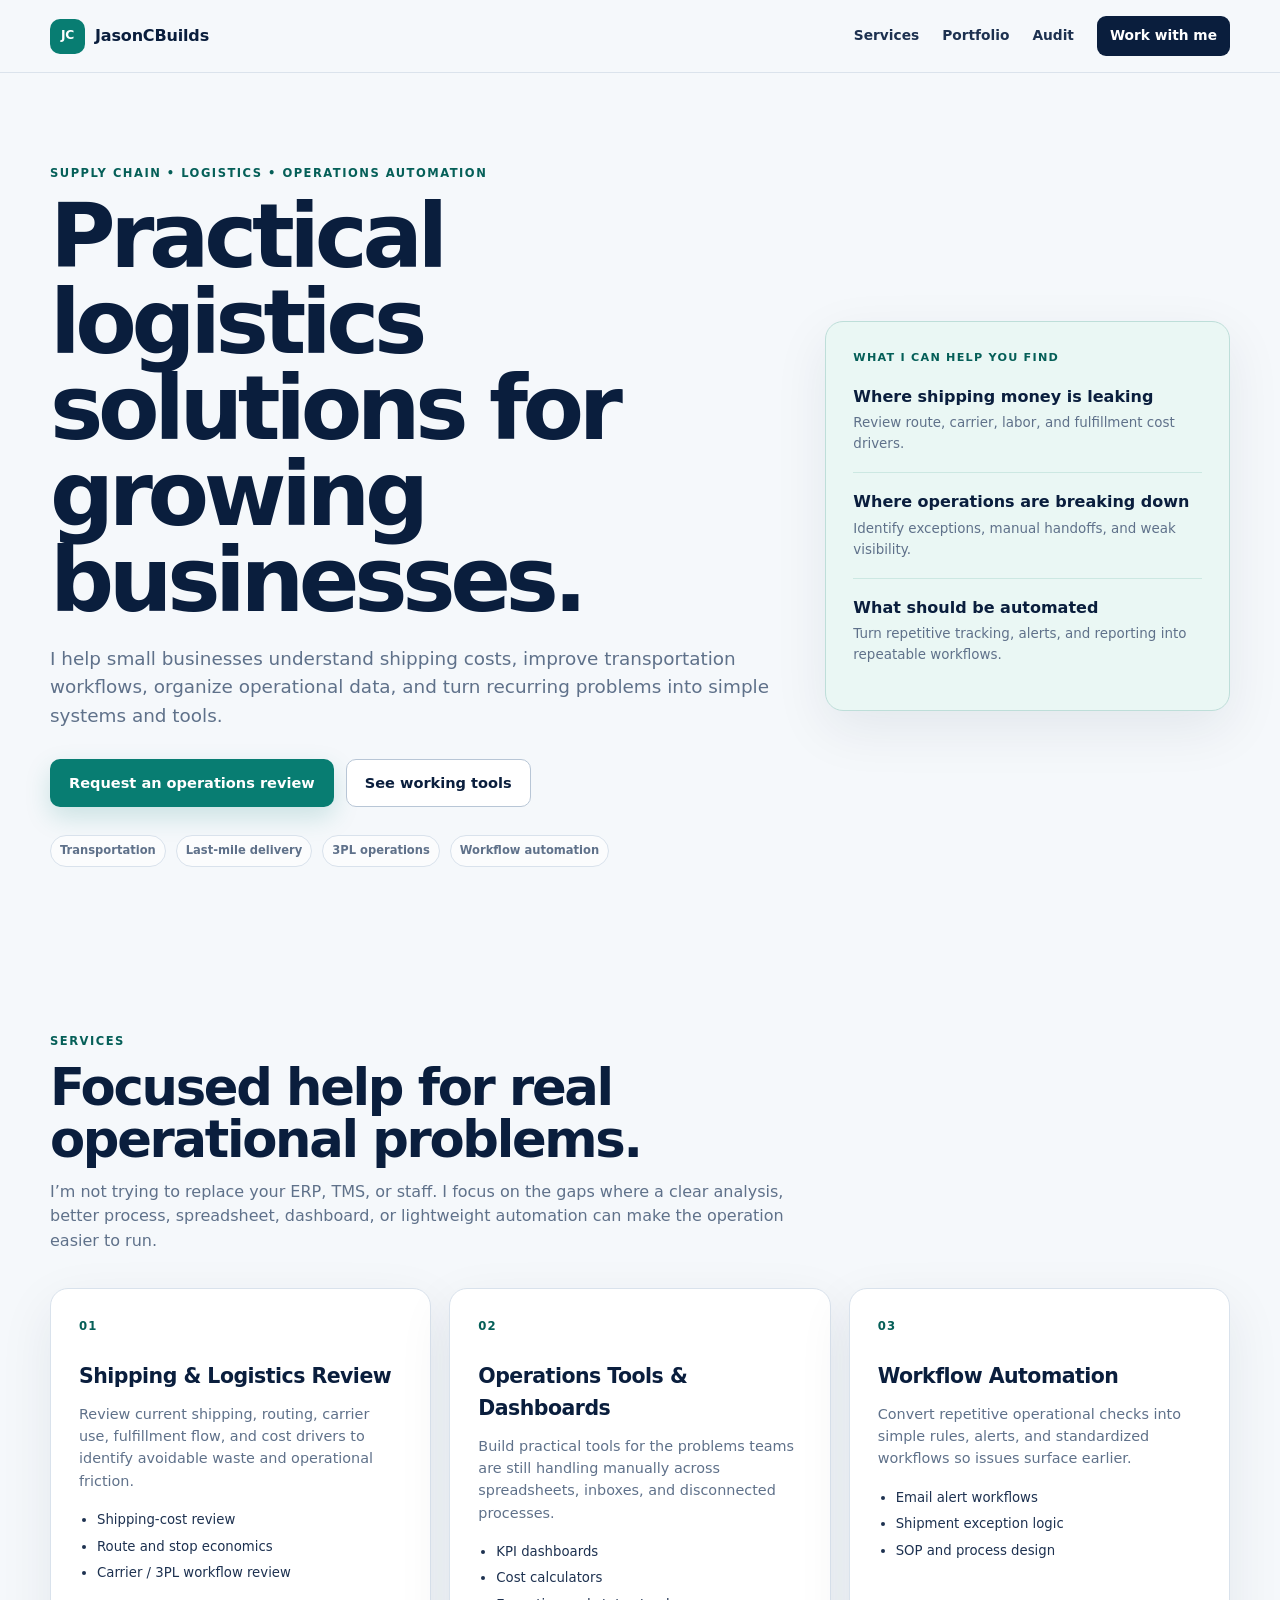
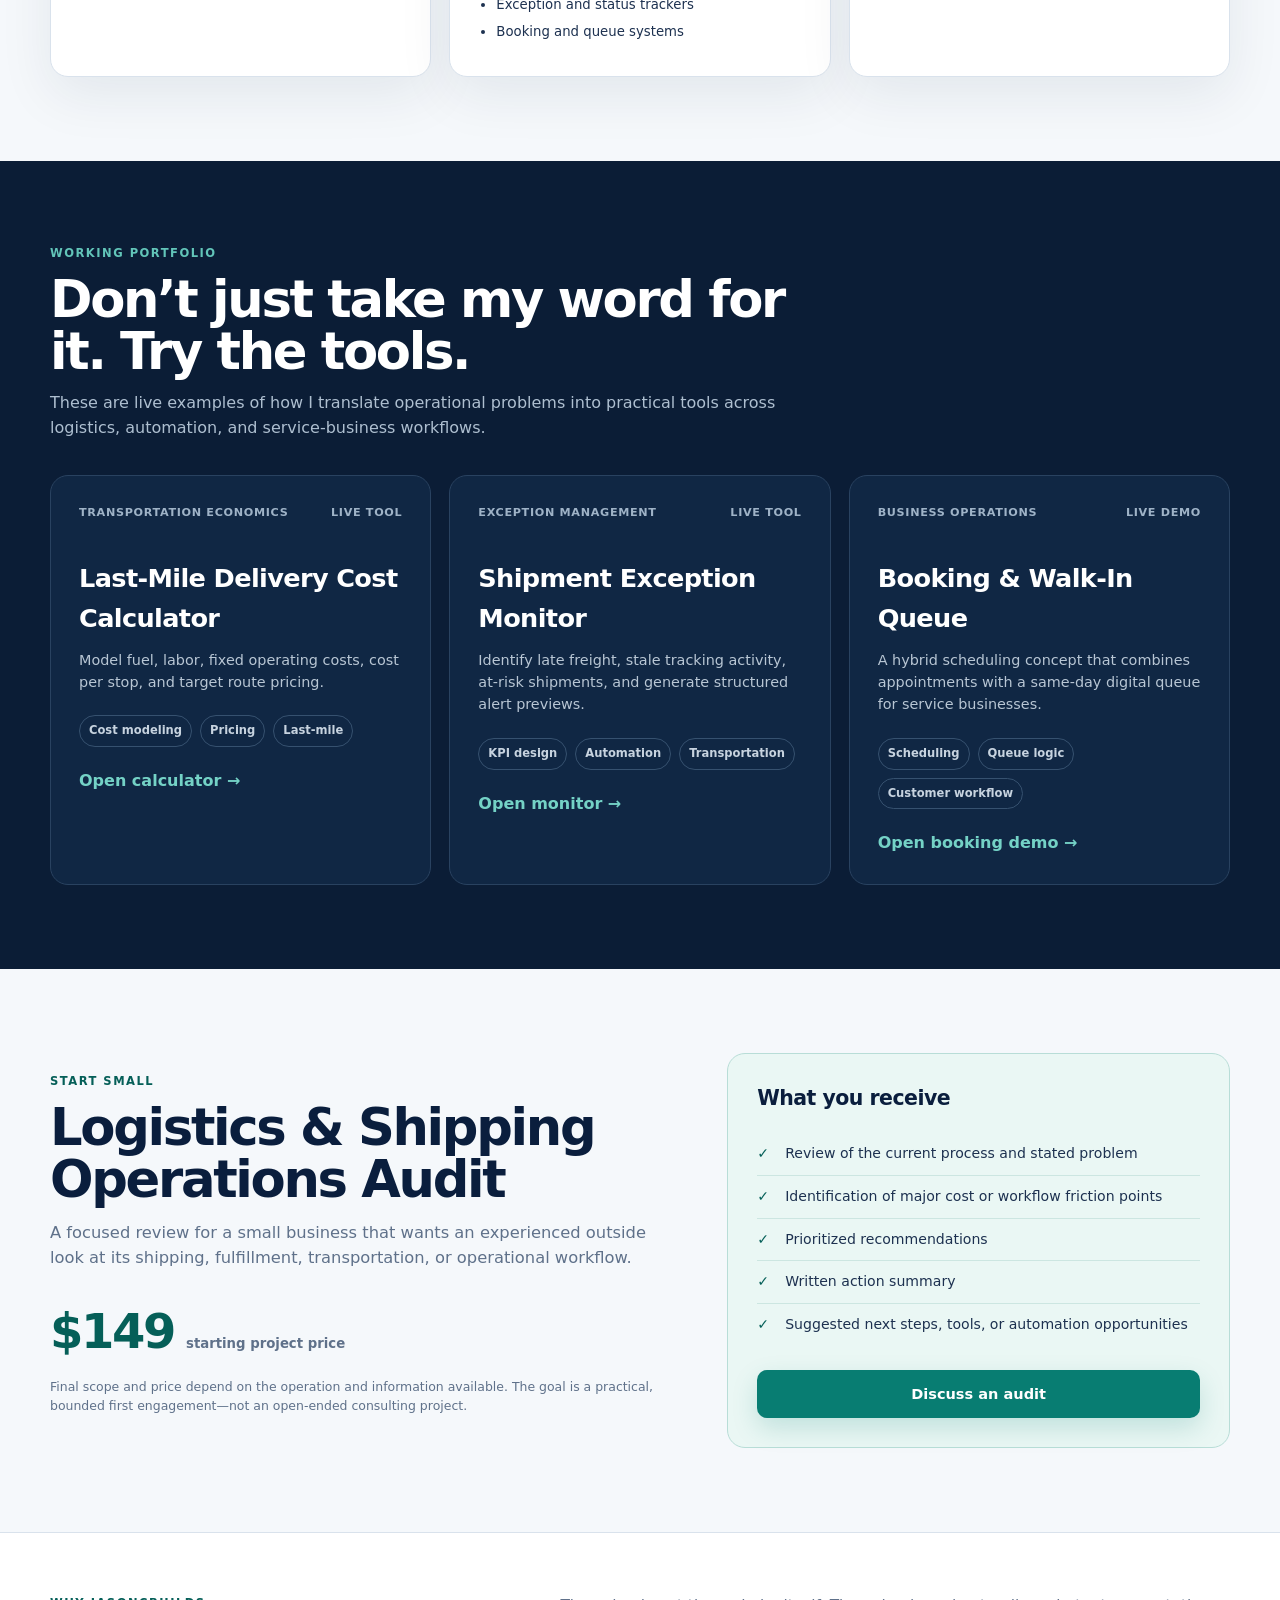
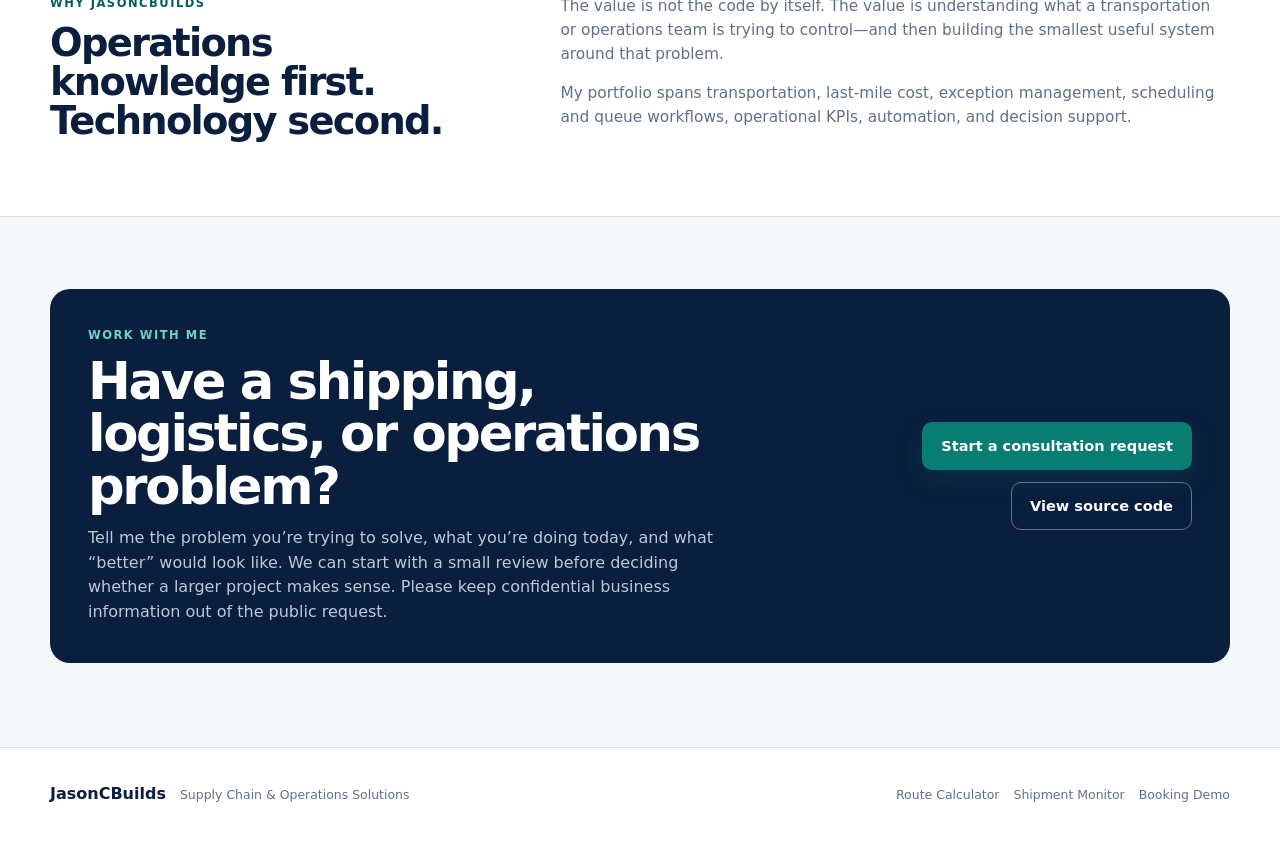
<file: index.html>
<!DOCTYPE html>
<html lang="en">
<head>
  <meta charset="UTF-8">
  <meta name="viewport" content="width=device-width, initial-scale=1.0">
  <meta name="description" content="JasonCBuilds helps small businesses improve logistics, shipping, transportation, and operations through practical analysis, automation, and custom tools.">
  <title>JasonCBuilds | Supply Chain & Operations Solutions</title>
  <link rel="stylesheet" href="styles.css">
</head>
<body>
  <header class="site-header">
    <div class="shell nav-wrap">
      <a class="brand" href="./" aria-label="JasonCBuilds home">
        <span class="brand-mark">JC</span>
        <span>JasonCBuilds</span>
      </a>
      <nav aria-label="Main navigation">
        <a href="#services">Services</a>
        <a href="#portfolio">Portfolio</a>
        <a href="#audit">Audit</a>
        <a class="nav-cta" href="#contact">Work with me</a>
      </nav>
    </div>
  </header>

  <main>
    <section class="hero shell">
      <div class="hero-copy">
        <p class="eyebrow">SUPPLY CHAIN • LOGISTICS • OPERATIONS AUTOMATION</p>
        <h1>Practical logistics solutions for growing businesses.</h1>
        <p class="lede">I help small businesses understand shipping costs, improve transportation workflows, organize operational data, and turn recurring problems into simple systems and tools.</p>
        <div class="hero-actions">
          <a class="button primary" href="#audit">Request an operations review</a>
          <a class="button secondary" href="#portfolio">See working tools</a>
        </div>
        <div class="proof-strip" aria-label="Areas of expertise">
          <span>Transportation</span>
          <span>Last-mile delivery</span>
          <span>3PL operations</span>
          <span>Workflow automation</span>
        </div>
      </div>

      <aside class="hero-card">
        <p class="card-kicker">WHAT I CAN HELP YOU FIND</p>
        <ul>
          <li><strong>Where shipping money is leaking</strong><span>Review route, carrier, labor, and fulfillment cost drivers.</span></li>
          <li><strong>Where operations are breaking down</strong><span>Identify exceptions, manual handoffs, and weak visibility.</span></li>
          <li><strong>What should be automated</strong><span>Turn repetitive tracking, alerts, and reporting into repeatable workflows.</span></li>
        </ul>
      </aside>
    </section>

    <section class="section shell" id="services">
      <div class="section-heading">
        <p class="eyebrow">SERVICES</p>
        <h2>Focused help for real operational problems.</h2>
        <p>I’m not trying to replace your ERP, TMS, or staff. I focus on the gaps where a clear analysis, better process, spreadsheet, dashboard, or lightweight automation can make the operation easier to run.</p>
      </div>

      <div class="service-grid">
        <article class="service-card">
          <span class="service-number">01</span>
          <h3>Shipping & Logistics Review</h3>
          <p>Review current shipping, routing, carrier use, fulfillment flow, and cost drivers to identify avoidable waste and operational friction.</p>
          <ul>
            <li>Shipping-cost review</li>
            <li>Route and stop economics</li>
            <li>Carrier / 3PL workflow review</li>
          </ul>
        </article>

        <article class="service-card">
          <span class="service-number">02</span>
          <h3>Operations Tools & Dashboards</h3>
          <p>Build practical tools for the problems teams are still handling manually across spreadsheets, inboxes, and disconnected processes.</p>
          <ul>
            <li>KPI dashboards</li>
            <li>Cost calculators</li>
            <li>Exception and status trackers</li>
            <li>Booking and queue systems</li>
          </ul>
        </article>

        <article class="service-card">
          <span class="service-number">03</span>
          <h3>Workflow Automation</h3>
          <p>Convert repetitive operational checks into simple rules, alerts, and standardized workflows so issues surface earlier.</p>
          <ul>
            <li>Email alert workflows</li>
            <li>Shipment exception logic</li>
            <li>SOP and process design</li>
          </ul>
        </article>
      </div>
    </section>

    <section class="section dark-section" id="portfolio">
      <div class="shell">
        <div class="section-heading light">
          <p class="eyebrow">WORKING PORTFOLIO</p>
          <h2>Don’t just take my word for it. Try the tools.</h2>
          <p>These are live examples of how I translate operational problems into practical tools across logistics, automation, and service-business workflows.</p>
        </div>

        <div class="project-grid">
          <article class="project-card">
            <div class="project-meta">
              <span>Transportation economics</span>
              <span>Live tool</span>
            </div>
            <h3>Last-Mile Delivery Cost Calculator</h3>
            <p>Model fuel, labor, fixed operating costs, cost per stop, and target route pricing.</p>
            <div class="project-skills">
              <span>Cost modeling</span>
              <span>Pricing</span>
              <span>Last-mile</span>
            </div>
            <a class="project-link" href="route-cost-calculator/">Open calculator →</a>
          </article>

          <article class="project-card">
            <div class="project-meta">
              <span>Exception management</span>
              <span>Live tool</span>
            </div>
            <h3>Shipment Exception Monitor</h3>
            <p>Identify late freight, stale tracking activity, at-risk shipments, and generate structured alert previews.</p>
            <div class="project-skills">
              <span>KPI design</span>
              <span>Automation</span>
              <span>Transportation</span>
            </div>
            <a class="project-link" href="shipment-exception-monitor/">Open monitor →</a>
          </article>

          <article class="project-card">
            <div class="project-meta">
              <span>Business operations</span>
              <span>Live demo</span>
            </div>
            <h3>Booking & Walk-In Queue</h3>
            <p>A hybrid scheduling concept that combines appointments with a same-day digital queue for service businesses.</p>
            <div class="project-skills">
              <span>Scheduling</span>
              <span>Queue logic</span>
              <span>Customer workflow</span>
            </div>
            <a class="project-link" href="booking-queue-demo/">Open booking demo →</a>
          </article>
        </div>
      </div>
    </section>

    <section class="section shell" id="audit">
      <div class="audit-layout">
        <div>
          <p class="eyebrow">START SMALL</p>
          <h2>Logistics & Shipping Operations Audit</h2>
          <p class="audit-lede">A focused review for a small business that wants an experienced outside look at its shipping, fulfillment, transportation, or operational workflow.</p>
          <div class="price-line">
            <strong>$149</strong>
            <span>starting project price</span>
          </div>
          <p class="fine-print">Final scope and price depend on the operation and information available. The goal is a practical, bounded first engagement—not an open-ended consulting project.</p>
        </div>

        <div class="audit-card">
          <h3>What you receive</h3>
          <ul class="check-list">
            <li>Review of the current process and stated problem</li>
            <li>Identification of major cost or workflow friction points</li>
            <li>Prioritized recommendations</li>
            <li>Written action summary</li>
            <li>Suggested next steps, tools, or automation opportunities</li>
          </ul>
          <a class="button primary full" href="#contact">Discuss an audit</a>
        </div>
      </div>
    </section>

    <section class="section credibility-section">
      <div class="shell credibility-layout">
        <div>
          <p class="eyebrow">WHY JASONCBUILDS</p>
          <h2>Operations knowledge first. Technology second.</h2>
        </div>
        <div class="credibility-copy">
          <p>The value is not the code by itself. The value is understanding what a transportation or operations team is trying to control—and then building the smallest useful system around that problem.</p>
          <p>My portfolio spans transportation, last-mile cost, exception management, scheduling and queue workflows, operational KPIs, automation, and decision support.</p>
        </div>
      </div>
    </section>

    <section class="section contact-section" id="contact">
      <div class="shell contact-card">
        <div>
          <p class="eyebrow">WORK WITH ME</p>
          <h2>Have a shipping, logistics, or operations problem?</h2>
          <p>Tell me the problem you’re trying to solve, what you’re doing today, and what “better” would look like. We can start with a small review before deciding whether a larger project makes sense. Please keep confidential business information out of the public request.</p>
        </div>
        <div class="contact-actions">
          <a class="button primary" href="https://github.com/JasonCBuilds/Portfolio-Website/issues/new?template=consultation.yml">Start a consultation request</a>
          <a class="button secondary" href="https://github.com/JasonCBuilds/Portfolio-Website">View source code</a>
        </div>
      </div>
    </section>
  </main>

  <footer class="footer">
    <div class="shell footer-wrap">
      <div><strong>JasonCBuilds</strong><span>Supply Chain & Operations Solutions</span></div>
      <div><a href="route-cost-calculator/">Route Calculator</a><a href="shipment-exception-monitor/">Shipment Monitor</a><a href="booking-queue-demo/">Booking Demo</a></div>
    </div>
  </footer>
</body>
</html>
</file>
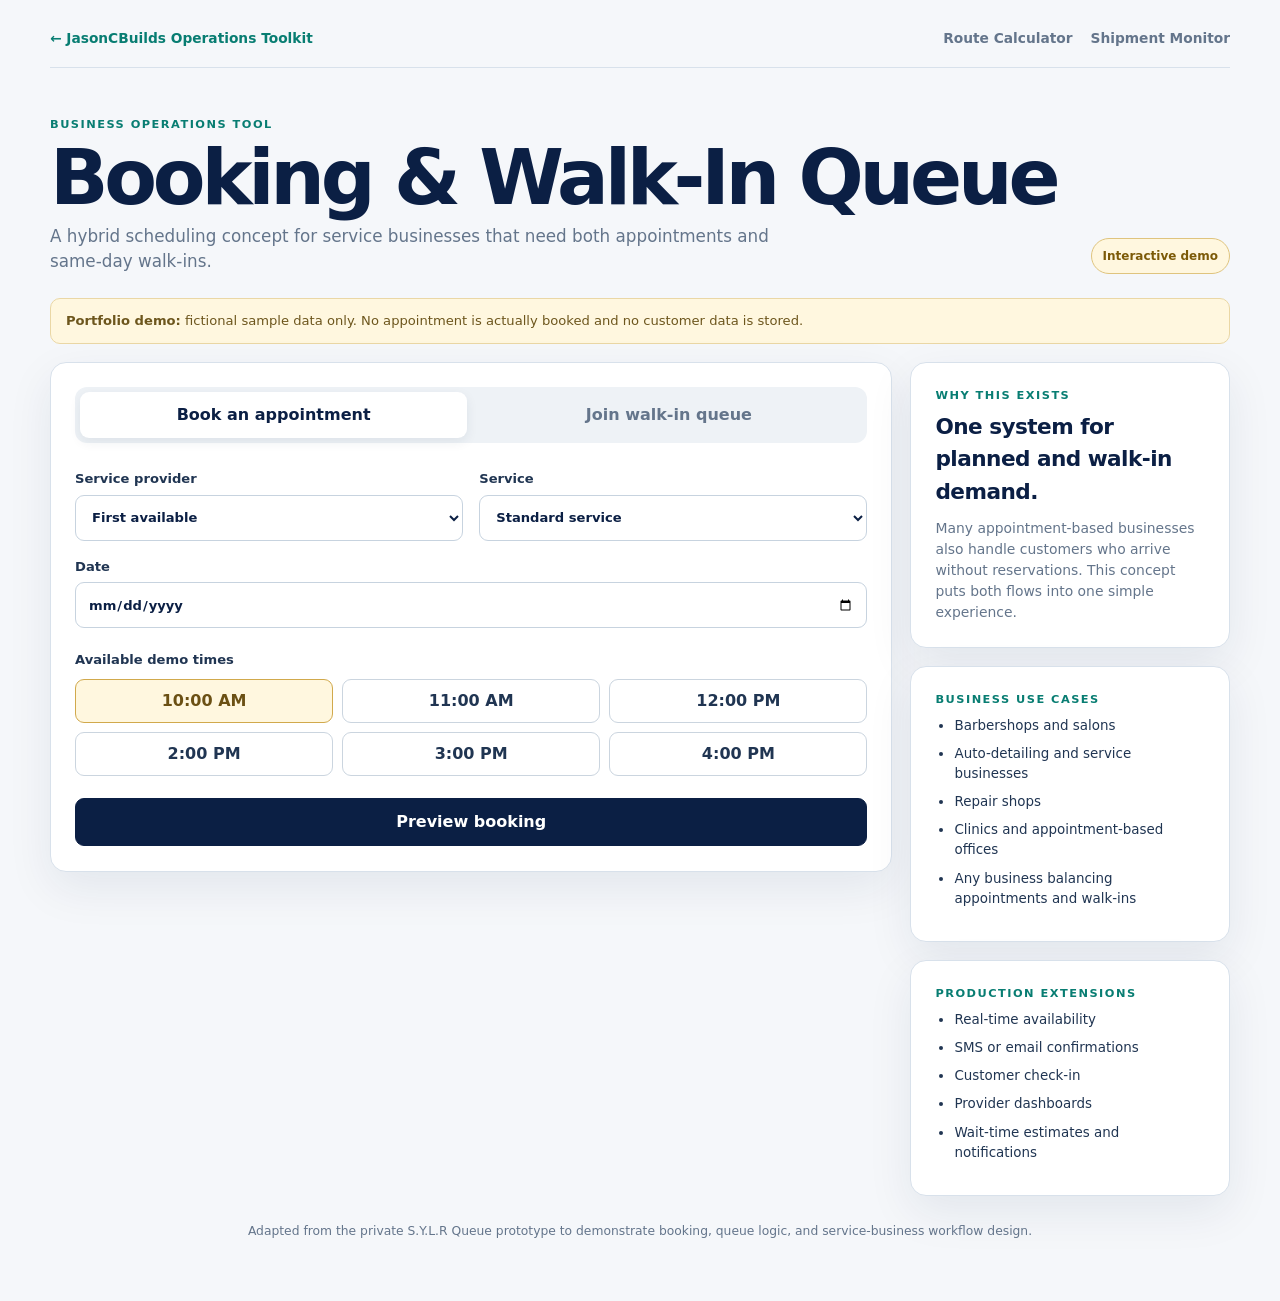
<file: booking-queue-demo/index.html>
<!DOCTYPE html>
<html lang="en">
<head>
  <meta charset="UTF-8">
  <meta name="viewport" content="width=device-width, initial-scale=1.0">
  <meta name="description" content="Hybrid appointment booking and digital walk-in queue demo for service businesses.">
  <title>Booking & Walk-In Queue Demo | JasonCBuilds</title>
  <link rel="stylesheet" href="styles.css">
</head>
<body>
  <main class="app-shell">
    <nav class="topbar" aria-label="Project navigation">
      <a class="brand" href="../">← JasonCBuilds Operations Toolkit</a>
      <div class="nav-links">
        <a href="../route-cost-calculator/">Route Calculator</a>
        <a href="../shipment-exception-monitor/">Shipment Monitor</a>
      </div>
    </nav>

    <header class="hero">
      <div>
        <p class="eyebrow">BUSINESS OPERATIONS TOOL</p>
        <h1>Booking & Walk-In Queue</h1>
        <p class="hero-copy">A hybrid scheduling concept for service businesses that need both appointments and same-day walk-ins.</p>
      </div>
      <span class="demo-pill">Interactive demo</span>
    </header>

    <section class="notice">
      <strong>Portfolio demo:</strong> fictional sample data only. No appointment is actually booked and no customer data is stored.
    </section>

    <div class="workspace">
      <section class="panel booking-panel">
        <div class="mode-tabs" role="tablist" aria-label="Booking mode">
          <button id="book-tab" class="mode-tab active" type="button">Book an appointment</button>
          <button id="queue-tab" class="mode-tab" type="button">Join walk-in queue</button>
        </div>

        <div id="book-view">
          <div class="field-grid">
            <label>
              Service provider
              <select id="provider">
                <option>First available</option>
                <option>Provider A</option>
                <option>Provider B</option>
              </select>
            </label>

            <label>
              Service
              <select id="service">
                <option>Standard service</option>
                <option>Standard + add-on</option>
                <option>Express service</option>
              </select>
            </label>

            <label>
              Date
              <input id="date" type="date">
            </label>
          </div>

          <div class="time-section">
            <div class="section-label">Available demo times</div>
            <div id="time-grid" class="time-grid"></div>
          </div>

          <button id="preview-booking" class="primary-button" type="button">Preview booking</button>
          <div id="booking-result" class="result-card" hidden></div>
        </div>

        <div id="queue-view" hidden>
          <div class="queue-status">
            <span class="queue-label">Current simulated queue</span>
            <strong id="queue-count">3 waiting</strong>
            <p id="wait-time">Illustrative wait: 25–40 minutes.</p>
          </div>

          <label>
            Preferred provider
            <select id="queue-provider">
              <option>First available</option>
              <option>Provider A</option>
              <option>Provider B</option>
            </select>
          </label>

          <button id="queue-action" class="primary-button" type="button">Join demo queue</button>
          <div id="queue-result" class="result-card" hidden></div>
        </div>
      </section>

      <aside class="side-stack">
        <section class="panel">
          <p class="eyebrow">WHY THIS EXISTS</p>
          <h2>One system for planned and walk-in demand.</h2>
          <p class="muted">Many appointment-based businesses also handle customers who arrive without reservations. This concept puts both flows into one simple experience.</p>
        </section>

        <section class="panel">
          <p class="eyebrow">BUSINESS USE CASES</p>
          <ul class="feature-list">
            <li>Barbershops and salons</li>
            <li>Auto-detailing and service businesses</li>
            <li>Repair shops</li>
            <li>Clinics and appointment-based offices</li>
            <li>Any business balancing appointments and walk-ins</li>
          </ul>
        </section>

        <section class="panel">
          <p class="eyebrow">PRODUCTION EXTENSIONS</p>
          <ul class="feature-list">
            <li>Real-time availability</li>
            <li>SMS or email confirmations</li>
            <li>Customer check-in</li>
            <li>Provider dashboards</li>
            <li>Wait-time estimates and notifications</li>
          </ul>
        </section>
      </aside>
    </div>

    <footer>
      <p>Adapted from the private S.Y.L.R Queue prototype to demonstrate booking, queue logic, and service-business workflow design.</p>
    </footer>
  </main>
  <script src="app.js"></script>
</body>
</html>
</file>
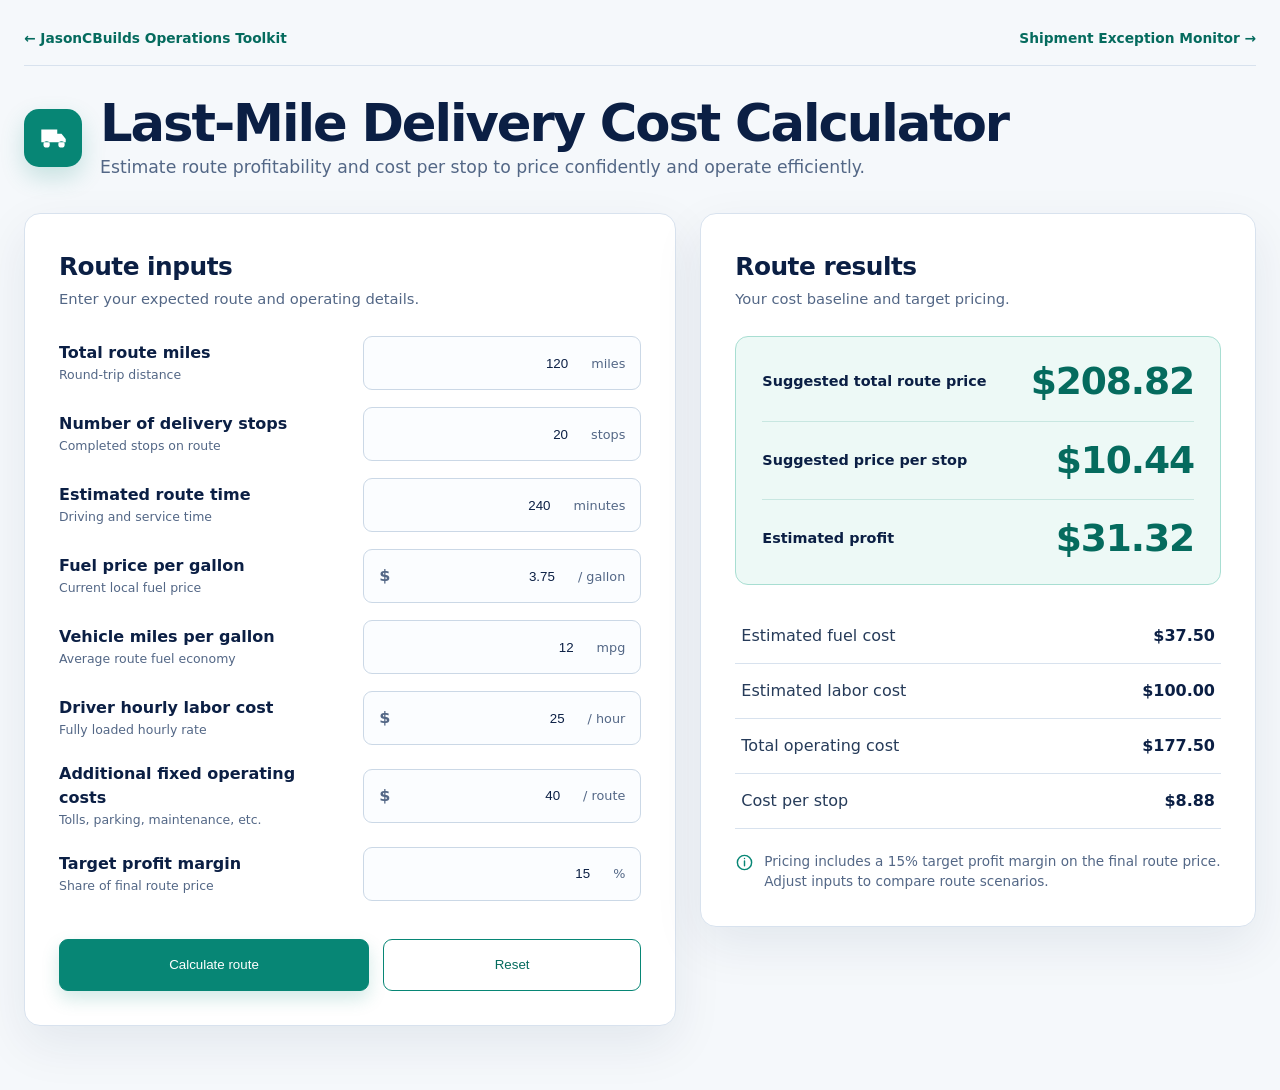
<file: route-cost-calculator/index.html>
<!DOCTYPE html>
<html lang="en">
<head>
  <meta charset="UTF-8">
  <meta name="viewport" content="width=device-width, initial-scale=1.0">
  <meta name="description" content="Estimate last-mile route costs, cost per stop, and target pricing.">
  <title>Last-Mile Delivery Cost Calculator | JasonCBuilds</title>
  <link rel="stylesheet" href="styles.css">
</head>
<body>
  <main class="app-shell">
    <nav class="project-nav" aria-label="Portfolio projects">
      <a href="../">← JasonCBuilds Operations Toolkit</a>
      <a href="../shipment-exception-monitor/">Shipment Exception Monitor →</a>
    </nav>

    <header class="page-header">
      <div class="brand-mark" aria-hidden="true">
        <svg viewBox="0 0 32 32" role="img"><path d="M5 8h15v12H5zM20 12h4l4 5v3h-8zM10 25a3 3 0 1 0 0-6 3 3 0 0 0 0 6Zm14 0a3 3 0 1 0 0-6 3 3 0 0 0 0 6Z"/></svg>
      </div>
      <div>
        <h1>Last-Mile Delivery Cost Calculator</h1>
        <p>Estimate route profitability and cost per stop to price confidently and operate efficiently.</p>
      </div>
    </header>

    <div class="calculator-grid">
      <section class="panel input-panel" aria-labelledby="inputs-heading">
        <div class="section-heading">
          <h2 id="inputs-heading">Route inputs</h2>
          <p>Enter your expected route and operating details.</p>
        </div>

        <form id="calculator-form" novalidate>
          <div class="field-grid">
            <label for="miles"><span>Total route miles</span><small>Round-trip distance</small></label>
            <div class="input-wrap"><input id="miles" name="miles" type="number" min="0.01" step="0.1" value="120" required><span>miles</span></div>

            <label for="stops"><span>Number of delivery stops</span><small>Completed stops on route</small></label>
            <div class="input-wrap"><input id="stops" name="stops" type="number" min="1" step="1" value="20" required><span>stops</span></div>

            <label for="minutes"><span>Estimated route time</span><small>Driving and service time</small></label>
            <div class="input-wrap"><input id="minutes" name="minutes" type="number" min="1" step="1" value="240" required><span>minutes</span></div>

            <label for="fuel-price"><span>Fuel price per gallon</span><small>Current local fuel price</small></label>
            <div class="input-wrap money"><b>$</b><input id="fuel-price" name="fuelPrice" type="number" min="0" step="0.01" value="3.75" required><span>/ gallon</span></div>

            <label for="mpg"><span>Vehicle miles per gallon</span><small>Average route fuel economy</small></label>
            <div class="input-wrap"><input id="mpg" name="mpg" type="number" min="0.01" step="0.1" value="12" required><span>mpg</span></div>

            <label for="labor-rate"><span>Driver hourly labor cost</span><small>Fully loaded hourly rate</small></label>
            <div class="input-wrap money"><b>$</b><input id="labor-rate" name="laborRate" type="number" min="0" step="0.01" value="25" required><span>/ hour</span></div>

            <label for="fixed-costs"><span>Additional fixed operating costs</span><small>Tolls, parking, maintenance, etc.</small></label>
            <div class="input-wrap money"><b>$</b><input id="fixed-costs" name="fixedCosts" type="number" min="0" step="0.01" value="40" required><span>/ route</span></div>

            <label for="margin"><span>Target profit margin</span><small>Share of final route price</small></label>
            <div class="input-wrap"><input id="margin" name="margin" type="number" min="0" max="99.99" step="0.1" value="15" required><span>%</span></div>
          </div>

          <p id="form-error" class="error-message" role="alert" aria-live="polite"></p>
          <div class="actions">
            <button class="primary-button" type="submit">Calculate route</button>
            <button class="secondary-button" type="reset">Reset</button>
          </div>
        </form>
      </section>

      <section class="panel results-panel" aria-labelledby="results-heading" aria-live="polite">
        <div class="section-heading">
          <h2 id="results-heading">Route results</h2>
          <p>Your cost baseline and target pricing.</p>
        </div>

        <div class="key-results">
          <div><span>Suggested total route price</span><strong id="route-price">$0.00</strong></div>
          <div><span>Suggested price per stop</span><strong id="price-per-stop">$0.00</strong></div>
          <div><span>Estimated profit</span><strong id="profit">$0.00</strong></div>
        </div>

        <dl class="cost-breakdown">
          <div><dt>Estimated fuel cost</dt><dd id="fuel-cost">$0.00</dd></div>
          <div><dt>Estimated labor cost</dt><dd id="labor-cost">$0.00</dd></div>
          <div><dt>Total operating cost</dt><dd id="total-cost">$0.00</dd></div>
          <div><dt>Cost per stop</dt><dd id="cost-per-stop">$0.00</dd></div>
        </dl>

        <div class="results-note">
          <svg viewBox="0 0 24 24" aria-hidden="true"><circle cx="12" cy="12" r="9"/><path d="M12 10v6M12 7h.01"/></svg>
          <p id="pricing-note">Pricing uses your target profit margin on the final route price.</p>
        </div>
      </section>
    </div>
  </main>
  <script src="script.js"></script>
</body>
</html>
</file>
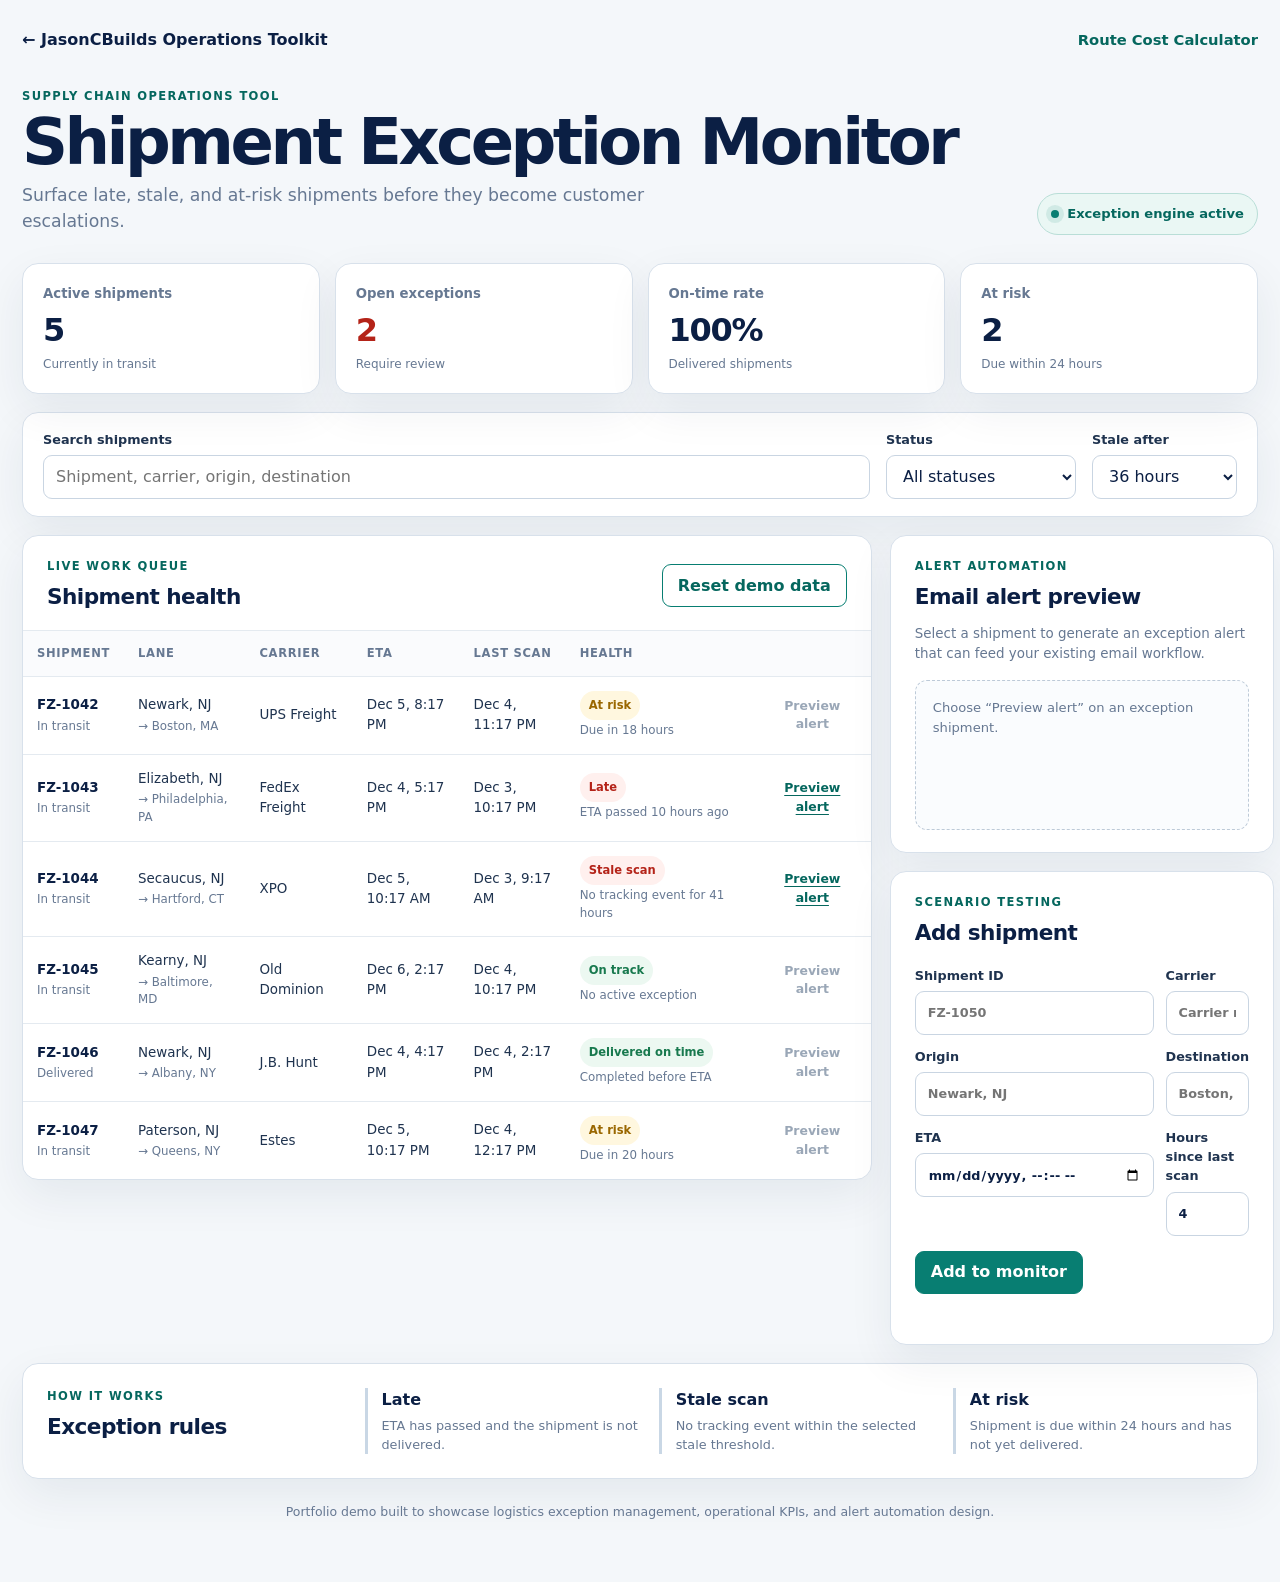
<file: shipment-exception-monitor/index.html>
<!DOCTYPE html>
<html lang="en">
<head>
  <meta charset="UTF-8">
  <meta name="viewport" content="width=device-width, initial-scale=1.0">
  <meta name="description" content="Interactive shipment exception dashboard for identifying late, stale, and at-risk freight.">
  <title>Shipment Exception Monitor | JasonCBuilds</title>
  <link rel="stylesheet" href="styles.css">
</head>
<body>
  <main class="app-shell">
    <nav class="topbar" aria-label="Project navigation">
      <a class="brand" href="../">← JasonCBuilds Operations Toolkit</a>
      <a class="text-link" href="../route-cost-calculator/">Route Cost Calculator</a>
    </nav>

    <header class="hero">
      <div>
        <p class="eyebrow">SUPPLY CHAIN OPERATIONS TOOL</p>
        <h1>Shipment Exception Monitor</h1>
        <p class="hero-copy">Surface late, stale, and at-risk shipments before they become customer escalations.</p>
      </div>
      <div class="hero-badge">
        <span class="pulse" aria-hidden="true"></span>
        Exception engine active
      </div>
    </header>

    <section class="metrics" aria-label="Shipment summary">
      <article class="metric">
        <span>Active shipments</span>
        <strong id="metric-active">0</strong>
        <small>Currently in transit</small>
      </article>
      <article class="metric alert">
        <span>Open exceptions</span>
        <strong id="metric-exceptions">0</strong>
        <small>Require review</small>
      </article>
      <article class="metric">
        <span>On-time rate</span>
        <strong id="metric-ontime">0%</strong>
        <small>Delivered shipments</small>
      </article>
      <article class="metric">
        <span>At risk</span>
        <strong id="metric-risk">0</strong>
        <small>Due within 24 hours</small>
      </article>
    </section>

    <section class="panel controls-panel">
      <div class="control-group grow">
        <label for="search">Search shipments</label>
        <input id="search" type="search" placeholder="Shipment, carrier, origin, destination">
      </div>
      <div class="control-group">
        <label for="status-filter">Status</label>
        <select id="status-filter">
          <option value="all">All statuses</option>
          <option value="exception">Exceptions only</option>
          <option value="in_transit">In transit</option>
          <option value="delivered">Delivered</option>
        </select>
      </div>
      <div class="control-group compact">
        <label for="stale-hours">Stale after</label>
        <select id="stale-hours">
          <option value="24">24 hours</option>
          <option value="36" selected>36 hours</option>
          <option value="48">48 hours</option>
        </select>
      </div>
    </section>

    <div class="workspace">
      <section class="panel table-panel" aria-labelledby="shipments-heading">
        <div class="panel-heading">
          <div>
            <p class="eyebrow">LIVE WORK QUEUE</p>
            <h2 id="shipments-heading">Shipment health</h2>
          </div>
          <button id="reset-data" class="secondary-button" type="button">Reset demo data</button>
        </div>

        <div class="table-scroll">
          <table>
            <thead>
              <tr>
                <th>Shipment</th>
                <th>Lane</th>
                <th>Carrier</th>
                <th>ETA</th>
                <th>Last scan</th>
                <th>Health</th>
                <th></th>
              </tr>
            </thead>
            <tbody id="shipment-body"></tbody>
          </table>
        </div>
        <p id="empty-state" class="empty-state" hidden>No shipments match these filters.</p>
      </section>

      <aside class="side-stack">
        <section class="panel alert-panel" aria-labelledby="alert-heading">
          <div class="panel-heading">
            <div>
              <p class="eyebrow">ALERT AUTOMATION</p>
              <h2 id="alert-heading">Email alert preview</h2>
            </div>
          </div>
          <p class="muted">Select a shipment to generate an exception alert that can feed your existing email workflow.</p>
          <div id="alert-preview" class="alert-preview">
            <p class="placeholder">Choose “Preview alert” on an exception shipment.</p>
          </div>
        </section>

        <section class="panel add-panel" aria-labelledby="add-heading">
          <div class="panel-heading">
            <div>
              <p class="eyebrow">SCENARIO TESTING</p>
              <h2 id="add-heading">Add shipment</h2>
            </div>
          </div>
          <form id="shipment-form">
            <div class="form-grid">
              <label>Shipment ID<input name="id" required placeholder="FZ-1050"></label>
              <label>Carrier<input name="carrier" required placeholder="Carrier name"></label>
              <label>Origin<input name="origin" required placeholder="Newark, NJ"></label>
              <label>Destination<input name="destination" required placeholder="Boston, MA"></label>
              <label>ETA<input name="eta" type="datetime-local" required></label>
              <label>Hours since last scan<input name="lastScanHours" type="number" min="0" step="1" value="4" required></label>
            </div>
            <button class="primary-button" type="submit">Add to monitor</button>
            <p id="form-message" class="form-message" aria-live="polite"></p>
          </form>
        </section>
      </aside>
    </div>

    <section class="panel rules-panel" aria-labelledby="rules-heading">
      <div>
        <p class="eyebrow">HOW IT WORKS</p>
        <h2 id="rules-heading">Exception rules</h2>
      </div>
      <div class="rule-grid">
        <article><strong>Late</strong><p>ETA has passed and the shipment is not delivered.</p></article>
        <article><strong>Stale scan</strong><p>No tracking event within the selected stale threshold.</p></article>
        <article><strong>At risk</strong><p>Shipment is due within 24 hours and has not yet delivered.</p></article>
      </div>
    </section>

    <footer>
      <p>Portfolio demo built to showcase logistics exception management, operational KPIs, and alert automation design.</p>
    </footer>
  </main>
  <script src="app.js"></script>
</body>
</html>
</file>
<file: styles.css>
:root {
  --navy: #0a1e3d;
  --ink: #1d3150;
  --slate: #5f718a;
  --teal: #087d72;
  --teal-dark: #055f58;
  --teal-soft: #eaf7f4;
  --page: #f5f8fb;
  --surface: #ffffff;
  --border: #d9e2ec;
  --dark: #0b1d36;
  --dark-card: #102744;
  --shadow: 0 18px 54px rgba(17, 41, 70, .08);
  --radius: 18px;
}
* { box-sizing: border-box; }
html { scroll-behavior: smooth; }
body {
  margin: 0;
  min-width: 320px;
  color: var(--navy);
  background: var(--page);
  font-family: Inter, ui-sans-serif, system-ui, -apple-system, BlinkMacSystemFont, "Segoe UI", sans-serif;
  line-height: 1.55;
}
a { color: inherit; }
.shell { width: min(1180px, calc(100% - 40px)); margin: 0 auto; }
.site-header { position: sticky; top: 0; z-index: 20; border-bottom: 1px solid rgba(217,226,236,.92); background: rgba(245,248,251,.94); backdrop-filter: blur(12px); }
.nav-wrap { display: flex; align-items: center; justify-content: space-between; gap: 24px; min-height: 72px; }
.brand { display: inline-flex; align-items: center; gap: 10px; text-decoration: none; font-weight: 900; letter-spacing: -.01em; }
.brand-mark { display: grid; place-items: center; width: 35px; height: 35px; border-radius: 10px; background: var(--teal); color: white; font-size: .77rem; letter-spacing: -.02em; }
nav { display: flex; align-items: center; gap: 23px; }
nav a { color: var(--ink); text-decoration: none; font-size: .86rem; font-weight: 750; }
nav a:hover { color: var(--teal-dark); }
.nav-cta { padding: 9px 13px; border-radius: 9px; background: var(--navy); color: white !important; }
.hero { display: grid; grid-template-columns: minmax(0,1.28fr) minmax(330px,.72fr); gap: 56px; align-items: center; padding-top: 92px; padding-bottom: 82px; }
.eyebrow { margin: 0 0 10px; color: var(--teal-dark); font-size: .72rem; font-weight: 900; letter-spacing: .13em; }
h1,h2,h3,p { margin-top: 0; }
h1 { max-width: 780px; margin-bottom: 22px; font-size: clamp(3rem, 7vw, 6rem); line-height: .96; letter-spacing: -.06em; }
h2 { margin-bottom: 14px; font-size: clamp(2rem, 4vw, 3.5rem); line-height: 1.02; letter-spacing: -.045em; }
h3 { margin-bottom: 10px; font-size: 1.28rem; letter-spacing: -.025em; }
.lede { max-width: 760px; margin-bottom: 29px; color: var(--slate); font-size: 1.15rem; }
.hero-actions, .contact-actions { display: flex; flex-wrap: wrap; gap: 12px; }
.button { display: inline-flex; align-items: center; justify-content: center; min-height: 48px; padding: 0 18px; border: 1px solid transparent; border-radius: 10px; text-decoration: none; font-weight: 850; font-size: .91rem; }
.button.primary { background: var(--teal); color: white; box-shadow: 0 10px 26px rgba(8,125,114,.18); }
.button.primary:hover { background: var(--teal-dark); }
.button.secondary { border-color: #b8c6d6; background: white; color: var(--navy); }
.button.secondary:hover { background: #f9fbfd; }
.button.full { width: 100%; }
.proof-strip { display: flex; flex-wrap: wrap; gap: 10px; margin-top: 28px; }
.proof-strip span, .project-skills span { padding: 6px 9px; border: 1px solid var(--border); border-radius: 999px; color: var(--slate); background: rgba(255,255,255,.66); font-size: .72rem; font-weight: 750; }
.hero-card { padding: 27px; border: 1px solid #beded9; border-radius: var(--radius); background: var(--teal-soft); box-shadow: var(--shadow); }
.card-kicker { margin-bottom: 18px; color: var(--teal-dark); font-size: .7rem; font-weight: 900; letter-spacing: .11em; }
.hero-card ul { list-style: none; margin: 0; padding: 0; }
.hero-card li { padding: 17px 0; border-top: 1px solid #cce8e2; }
.hero-card li:first-child { padding-top: 0; border-top: 0; }
.hero-card strong, .hero-card span { display: block; }
.hero-card strong { margin-bottom: 4px; }
.hero-card span { color: var(--slate); font-size: .84rem; }
.section { padding-top: 84px; padding-bottom: 84px; }
.section-heading { max-width: 760px; margin-bottom: 34px; }
.section-heading > p:last-child { margin-bottom: 0; color: var(--slate); font-size: 1rem; }
.service-grid { display: grid; grid-template-columns: repeat(3,1fr); gap: 18px; }
.service-card { position: relative; padding: 28px; border: 1px solid var(--border); border-radius: var(--radius); background: white; box-shadow: var(--shadow); }
.service-number { display: block; margin-bottom: 26px; color: var(--teal-dark); font-size: .73rem; font-weight: 900; letter-spacing: .1em; }
.service-card > p { color: var(--slate); font-size: .9rem; }
.service-card ul { margin: 18px 0 0; padding-left: 18px; color: var(--ink); font-size: .83rem; }
.service-card li { margin: 6px 0; }
.dark-section { background: var(--dark); color: white; }
.section-heading.light > p:last-child { color: #aebfd0; }
.dark-section .eyebrow { color: #62c5b9; }
.project-grid { display: grid; grid-template-columns: repeat(3,1fr); gap: 18px; }
.project-card { padding: 28px; border: 1px solid #294260; border-radius: var(--radius); background: var(--dark-card); }
.project-meta { display: flex; justify-content: space-between; gap: 14px; margin-bottom: 38px; color: #9fb3c7; font-size: .7rem; font-weight: 800; text-transform: uppercase; letter-spacing: .06em; }
.project-card h3 { font-size: 1.6rem; }
.project-card > p { color: #b8c6d4; font-size: .9rem; }
.project-skills { display: flex; flex-wrap: wrap; gap: 8px; margin: 22px 0; }
.project-skills span { border-color: #36516f; background: transparent; color: #c7d3df; }
.project-link { color: #74d2c6; font-weight: 900; text-decoration: none; }
.project-link:hover { text-decoration: underline; text-underline-offset: 3px; }
.audit-layout { display: grid; grid-template-columns: 1fr .82fr; gap: 64px; align-items: center; }
.audit-lede { max-width: 680px; color: var(--slate); font-size: 1.02rem; }
.price-line { display: flex; align-items: baseline; gap: 12px; margin: 24px 0 8px; }
.price-line strong { color: var(--teal-dark); font-size: 3rem; letter-spacing: -.05em; }
.price-line span { color: var(--slate); font-size: .83rem; font-weight: 700; }
.fine-print { max-width: 610px; color: var(--slate); font-size: .78rem; }
.audit-card { padding: 29px; border: 1px solid #b8ddd7; border-radius: var(--radius); background: var(--teal-soft); }
.check-list { list-style: none; margin: 18px 0 24px; padding: 0; }
.check-list li { position: relative; padding: 10px 0 10px 28px; border-top: 1px solid #cce6e1; color: var(--ink); font-size: .88rem; }
.check-list li:first-child { border-top: 0; }
.check-list li::before { content: "✓"; position: absolute; left: 0; color: var(--teal-dark); font-weight: 900; }
.credibility-section { padding-top: 62px; padding-bottom: 62px; border-top: 1px solid var(--border); border-bottom: 1px solid var(--border); background: white; }
.credibility-layout { display: grid; grid-template-columns: .8fr 1.2fr; gap: 64px; align-items: start; }
.credibility-layout h2 { font-size: clamp(1.8rem,3vw,2.7rem); }
.credibility-copy { color: var(--slate); font-size: .96rem; }
.contact-section { padding-top: 72px; }
.contact-card { display: grid; grid-template-columns: 1.2fr .8fr; gap: 42px; align-items: center; padding: 38px; border-radius: 20px; background: var(--navy); color: white; }
.contact-card .eyebrow { color: #70d1c4; }
.contact-card h2 { max-width: 700px; font-size: clamp(2rem,4vw,3.3rem); }
.contact-card p:last-child { max-width: 700px; margin-bottom: 0; color: #bdc9d6; }
.contact-card .button.secondary { border-color: #61738a; background: transparent; color: white; }
.contact-actions { justify-content: flex-end; }
.footer { padding: 34px 0; border-top: 1px solid var(--border); background: white; }
.footer-wrap { display: flex; justify-content: space-between; gap: 25px; align-items: center; }
.footer-wrap > div { display: flex; gap: 14px; align-items: center; }
.footer span, .footer a { color: var(--slate); font-size: .78rem; text-decoration: none; }
.footer a:hover { color: var(--teal-dark); }
@media (max-width: 1000px) {
  .project-grid { grid-template-columns: repeat(2,1fr); }
}
@media (max-width: 900px) {
  .hero, .audit-layout, .credibility-layout, .contact-card { grid-template-columns: 1fr; gap: 32px; }
  .service-grid { grid-template-columns: 1fr; }
  .contact-actions { justify-content: flex-start; }
}
@media (max-width: 680px) {
  .shell { width: min(100% - 28px, 580px); }
  .site-header { position: static; }
  .nav-wrap { align-items: flex-start; flex-direction: column; padding: 15px 0; }
  nav { width: 100%; flex-wrap: wrap; gap: 12px 18px; }
  .hero { padding-top: 55px; padding-bottom: 56px; }
  h1 { font-size: clamp(2.65rem,15vw,4.2rem); }
  .section { padding-top: 60px; padding-bottom: 60px; }
  .project-grid { grid-template-columns: 1fr; }
  .footer-wrap, .footer-wrap > div { align-items: flex-start; flex-direction: column; }
  .contact-card { padding: 26px; }
}
@media (prefers-reduced-motion: reduce) {
  html { scroll-behavior: auto; }
}
</file>
<file: booking-queue-demo/styles.css>
:root {
  --navy:#0b1f44;
  --ink:#203552;
  --slate:#64758b;
  --gold:#d1a94c;
  --gold-soft:#fff7df;
  --teal:#087d72;
  --page:#f5f7fa;
  --surface:#fff;
  --border:#d8e1eb;
  --shadow:0 16px 46px rgba(18,43,72,.08);
  --radius:16px;
}
*{box-sizing:border-box}
body{
  margin:0;
  min-width:320px;
  color:var(--navy);
  background:var(--page);
  font-family:Inter,ui-sans-serif,system-ui,-apple-system,BlinkMacSystemFont,"Segoe UI",sans-serif;
  line-height:1.5;
}
button,input,select{font:inherit}
a{color:inherit}
.app-shell{width:min(1180px,calc(100% - 40px));margin:0 auto;padding:28px 0 48px}
.topbar{display:flex;justify-content:space-between;align-items:center;gap:20px;padding-bottom:18px;border-bottom:1px solid var(--border)}
.brand,.nav-links a{font-size:.86rem;font-weight:850;text-decoration:none}
.brand{color:var(--teal)}
.nav-links{display:flex;gap:18px;color:var(--slate)}
.hero{display:flex;justify-content:space-between;align-items:flex-end;gap:28px;padding:48px 0 24px}
.eyebrow{margin:0 0 7px;color:var(--teal);font-size:.71rem;font-weight:900;letter-spacing:.13em}
h1,h2,p{margin-top:0}
h1{margin-bottom:9px;font-size:clamp(2.7rem,6vw,5rem);line-height:.98;letter-spacing:-.055em}
h2{margin-bottom:10px;font-size:1.35rem;letter-spacing:-.025em}
.hero-copy{max-width:720px;margin-bottom:0;color:var(--slate);font-size:1.05rem}
.demo-pill{padding:8px 11px;border:1px solid #dfc47e;border-radius:999px;background:var(--gold-soft);color:#7c5a08;font-size:.75rem;font-weight:850;white-space:nowrap}
.notice{margin-bottom:18px;padding:12px 15px;border:1px solid #ead7a5;border-radius:10px;background:var(--gold-soft);color:#6d561d;font-size:.82rem}
.workspace{display:grid;grid-template-columns:minmax(0,1.45fr) minmax(300px,.55fr);gap:18px;align-items:start}
.panel{padding:24px;border:1px solid var(--border);border-radius:var(--radius);background:var(--surface);box-shadow:var(--shadow)}
.booking-panel{min-height:510px}
.mode-tabs{display:grid;grid-template-columns:1fr 1fr;gap:8px;margin-bottom:26px;padding:5px;border-radius:12px;background:#eef2f6}
.mode-tab{min-height:46px;border:0;border-radius:9px;background:transparent;color:var(--slate);font-weight:850;cursor:pointer}
.mode-tab.active{background:white;color:var(--navy);box-shadow:0 4px 12px rgba(20,45,75,.08)}
.field-grid{display:grid;grid-template-columns:1fr 1fr;gap:16px}
.field-grid label:last-child{grid-column:1 / -1}
label{display:block;color:var(--ink);font-size:.82rem;font-weight:800}
select,input{width:100%;min-height:46px;margin-top:6px;padding:0 12px;border:1px solid #c7d3df;border-radius:9px;background:white;color:var(--navy);outline:none}
select:focus,input:focus{border-color:var(--teal);box-shadow:0 0 0 3px rgba(8,125,114,.11)}
.time-section{margin:22px 0}
.section-label{margin-bottom:9px;color:var(--ink);font-size:.82rem;font-weight:800}
.time-grid{display:grid;grid-template-columns:repeat(3,1fr);gap:9px}
.time-button{min-height:44px;border:1px solid #cbd5df;border-radius:9px;background:white;color:var(--ink);font-weight:800;cursor:pointer}
.time-button.active{border-color:#d1a94c;background:var(--gold-soft);color:#6b5014}
.primary-button{width:100%;min-height:48px;border:1px solid var(--navy);border-radius:9px;background:var(--navy);color:white;font-weight:850;cursor:pointer}
.primary-button:hover{background:#132e58}
.result-card{margin-top:15px;padding:15px;border:1px solid #b8ddd7;border-radius:10px;background:#edf8f6;color:var(--ink);font-size:.85rem}
.side-stack{display:grid;gap:18px}
.muted{margin-bottom:0;color:var(--slate);font-size:.87rem}
.feature-list{margin:0;padding-left:19px;color:var(--ink);font-size:.84rem}
.feature-list li{margin:8px 0}
.queue-status{margin-bottom:22px;padding:23px;border:1px solid #ead7a5;border-radius:13px;background:var(--gold-soft)}
.queue-label{display:block;color:#7a6228;font-size:.76rem;font-weight:850}
.queue-status strong{display:block;margin:2px 0 3px;font-size:2.3rem;letter-spacing:-.045em}
.queue-status p{margin:0;color:#7a6228;font-size:.84rem}
#queue-view label{margin-bottom:18px}
footer{padding:26px 4px 0;color:var(--slate);font-size:.77rem;text-align:center}
@media(max-width:860px){
  .workspace{grid-template-columns:1fr}
  .side-stack{grid-template-columns:repeat(3,1fr)}
}
@media(max-width:680px){
  .app-shell{width:min(100% - 28px,580px);padding-top:20px}
  .topbar,.hero{align-items:flex-start;flex-direction:column}
  .nav-links{flex-wrap:wrap}
  .hero{padding-top:34px}
  .field-grid,.side-stack{grid-template-columns:1fr}
  .field-grid label:last-child{grid-column:auto}
  .time-grid{grid-template-columns:1fr 1fr}
}
</file>
<file: route-cost-calculator/styles.css>
:root {
  --navy: #0b1f44;
  --slate: #536786;
  --teal: #078675;
  --teal-dark: #056b5e;
  --teal-soft: #edf9f6;
  --page: #f5f8fb;
  --surface: #ffffff;
  --border: #d8e2ee;
  --shadow: 0 18px 50px rgba(19, 43, 75, 0.08);
  --radius: 16px;
}
* { box-sizing: border-box; }
body {
  margin: 0;
  min-width: 320px;
  color: var(--navy);
  background: var(--page);
  font-family: Inter, ui-sans-serif, system-ui, -apple-system, BlinkMacSystemFont, "Segoe UI", sans-serif;
  line-height: 1.5;
}
.app-shell { width: min(1380px, calc(100% - 48px)); margin: 0 auto; padding: 28px 0 64px; }
.project-nav { display:flex; align-items:center; justify-content:space-between; gap:18px; margin-bottom:30px; padding-bottom:16px; border-bottom:1px solid var(--border); }
.project-nav strong { font-size:.86rem; letter-spacing:.01em; }
.project-nav a { color:var(--teal-dark); font-size:.86rem; font-weight:800; text-decoration:none; }
.project-nav a:hover { text-decoration:underline; text-underline-offset:3px; }
.page-header { display: flex; align-items: center; gap: 18px; margin-bottom: 32px; }
.brand-mark { display: grid; place-items: center; flex: 0 0 58px; height: 58px; color: white; background: var(--teal); border-radius: 15px; box-shadow: 0 10px 25px rgba(7, 134, 117, 0.2); }
.brand-mark svg { width: 34px; fill: currentColor; }
h1, h2, p { margin-top: 0; }
h1 { margin-bottom: 4px; font-size: clamp(2rem, 4vw, 3.35rem); line-height: 1.08; letter-spacing: -0.04em; }
.page-header p { margin-bottom: 0; color: var(--slate); font-size: 1.08rem; }
.calculator-grid { display: grid; grid-template-columns: minmax(0, 1.08fr) minmax(410px, .92fr); gap: 24px; align-items: start; }
.panel { background: var(--surface); border: 1px solid var(--border); border-radius: var(--radius); box-shadow: var(--shadow); }
.input-panel { padding: 34px; }
.results-panel { position: sticky; top: 20px; padding: 34px; }
.section-heading { margin-bottom: 26px; }
.section-heading h2 { margin-bottom: 3px; font-size: 1.55rem; letter-spacing: -0.02em; }
.section-heading p { margin-bottom: 0; color: var(--slate); font-size: .92rem; }
.field-grid { display: grid; grid-template-columns: minmax(210px, 1fr) minmax(250px, 1fr); gap: 17px 26px; align-items: center; }
label span { display: block; font-weight: 700; }
label small { display: block; margin-top: 1px; color: var(--slate); font-size: .78rem; }
.input-wrap { display: flex; align-items: center; min-width: 0; height: 54px; overflow: hidden; border: 1px solid #cbd8e6; border-radius: 9px; background: #fbfdff; transition: border-color .2s, box-shadow .2s; }
.input-wrap:focus-within { border-color: var(--teal); box-shadow: 0 0 0 3px rgba(7, 134, 117, .12); }
.input-wrap input { width: 100%; min-width: 0; height: 100%; padding: 0 8px 0 16px; border: 0; outline: 0; color: var(--navy); background: transparent; font: 600 1.05rem/1 inherit; text-align: right; }
.input-wrap span { flex: none; padding-right: 15px; color: var(--slate); font-size: .8rem; }
.input-wrap b { padding-left: 15px; color: var(--slate); font-size: 1rem; font-weight: 600; }
.error-message { min-height: 21px; margin: 12px 0 0; color: #b42318; font-size: .86rem; font-weight: 600; }
.actions { display: grid; grid-template-columns: 1.2fr 1fr; gap: 14px; margin-top: 5px; }
button { min-height: 52px; border-radius: 9px; font: 700 .98rem/1 inherit; cursor: pointer; transition: transform .15s, background .2s, box-shadow .2s; }
button:active { transform: translateY(1px); }
button:focus-visible { outline: 3px solid rgba(7, 134, 117, .25); outline-offset: 2px; }
.primary-button { color: white; border: 1px solid var(--teal); background: var(--teal); box-shadow: 0 8px 18px rgba(7, 134, 117, .18); }
.primary-button:hover { background: var(--teal-dark); }
.secondary-button { color: var(--teal-dark); border: 1px solid var(--teal); background: white; }
.secondary-button:hover { background: var(--teal-soft); }
.key-results { padding: 6px 26px; border: 1px solid #a8ded2; border-radius: 13px; background: var(--teal-soft); }
.key-results div { display: flex; align-items: center; justify-content: space-between; gap: 20px; padding: 20px 0; border-bottom: 1px solid #c8e7e1; }
.key-results div:last-child { border-bottom: 0; }
.key-results span { font-size: .9rem; font-weight: 700; }
.key-results strong { color: var(--teal-dark); font-size: clamp(1.65rem, 3vw, 2.35rem); line-height: 1; letter-spacing: -.03em; white-space: nowrap; }
.cost-breakdown { margin: 24px 0 0; }
.cost-breakdown div { display: flex; justify-content: space-between; gap: 20px; padding: 15px 6px; border-bottom: 1px solid var(--border); }
.cost-breakdown dt { color: #263b59; }
.cost-breakdown dd { margin: 0; font-weight: 800; white-space: nowrap; }
.results-note { display: flex; align-items: flex-start; gap: 10px; margin-top: 22px; color: var(--slate); }
.results-note svg { flex: 0 0 19px; margin-top: 2px; fill: none; stroke: var(--teal); stroke-width: 1.8; stroke-linecap: round; }
.results-note p { margin: 0; font-size: .85rem; }
@media (max-width: 980px) {
  .calculator-grid { grid-template-columns: 1fr; }
  .results-panel { position: static; }
}
@media (max-width: 640px) {
  .app-shell { width: min(100% - 28px, 560px); padding: 22px 0 40px; }
  .project-nav { align-items:flex-start; flex-direction:column; gap:7px; margin-bottom:22px; }
  .page-header { align-items: flex-start; gap: 12px; margin-bottom: 22px; }
  .brand-mark { flex-basis: 44px; height: 44px; border-radius: 11px; }
  .brand-mark svg { width: 27px; }
  h1 { font-size: 1.9rem; }
  .page-header p { font-size: .92rem; }
  .input-panel, .results-panel { padding: 23px 20px; }
  .field-grid { grid-template-columns: 1fr; gap: 7px; }
  .input-wrap { margin-bottom: 9px; }
  label small { display: none; }
  .actions { grid-template-columns: 1fr; }
  .key-results { padding: 3px 17px; }
  .key-results div { align-items: flex-start; flex-direction: column; gap: 7px; padding: 17px 0; }
  .key-results strong { font-size: 2rem; }
}
@media (prefers-reduced-motion: reduce) {
  *, *::before, *::after { scroll-behavior: auto !important; transition: none !important; }
}
</file>
<file: shipment-exception-monitor/styles.css>
:root {
  --navy: #0b1f44;
  --ink: #1f334f;
  --slate: #667892;
  --teal: #087e72;
  --teal-dark: #05675e;
  --teal-soft: #eaf7f4;
  --red: #b42318;
  --red-soft: #fff0ee;
  --amber: #9a6700;
  --amber-soft: #fff7df;
  --green: #18794e;
  --green-soft: #ecf8f1;
  --page: #f4f7fa;
  --surface: #ffffff;
  --border: #d8e1eb;
  --shadow: 0 16px 45px rgba(18, 43, 72, .07);
  --radius: 16px;
}
* { box-sizing: border-box; }
body {
  margin: 0;
  min-width: 320px;
  background: var(--page);
  color: var(--navy);
  font-family: Inter, ui-sans-serif, system-ui, -apple-system, BlinkMacSystemFont, "Segoe UI", sans-serif;
  line-height: 1.5;
}
button, input, select { font: inherit; }
button { cursor: pointer; }
.app-shell { width: min(1420px, calc(100% - 44px)); margin: 0 auto; padding: 28px 0 48px; }
.topbar { display: flex; justify-content: space-between; gap: 20px; align-items: center; margin-bottom: 36px; }
.brand, .text-link { color: var(--navy); text-decoration: none; font-weight: 800; }
.text-link { color: var(--teal-dark); font-size: .92rem; }
.hero { display: flex; justify-content: space-between; gap: 28px; align-items: flex-end; margin-bottom: 28px; }
.eyebrow { margin: 0 0 6px; color: var(--teal-dark); font-size: .72rem; font-weight: 900; letter-spacing: .12em; }
h1, h2, p { margin-top: 0; }
h1 { margin-bottom: 9px; font-size: clamp(2.25rem, 5vw, 4.6rem); line-height: .98; letter-spacing: -.055em; }
h2 { margin-bottom: 0; font-size: 1.35rem; letter-spacing: -.025em; }
.hero-copy { max-width: 720px; margin-bottom: 0; color: var(--slate); font-size: 1.08rem; }
.hero-badge { display: inline-flex; align-items: center; gap: 8px; padding: 10px 13px; border: 1px solid #b9ded7; border-radius: 999px; background: var(--teal-soft); color: var(--teal-dark); font-size: .82rem; font-weight: 800; white-space: nowrap; }
.pulse { width: 8px; height: 8px; border-radius: 50%; background: var(--teal); box-shadow: 0 0 0 5px rgba(8, 126, 114, .11); }
.metrics { display: grid; grid-template-columns: repeat(4, 1fr); gap: 15px; margin-bottom: 18px; }
.metric { padding: 20px; border: 1px solid var(--border); border-radius: var(--radius); background: var(--surface); box-shadow: var(--shadow); }
.metric span, .metric small { display: block; color: var(--slate); }
.metric span { font-size: .83rem; font-weight: 800; }
.metric strong { display: block; margin: 2px 0 1px; font-size: 2rem; letter-spacing: -.04em; }
.metric small { font-size: .75rem; }
.metric.alert strong { color: var(--red); }
.panel { border: 1px solid var(--border); border-radius: var(--radius); background: var(--surface); box-shadow: var(--shadow); }
.controls-panel { display: flex; gap: 16px; align-items: end; padding: 17px 20px; margin-bottom: 18px; }
.control-group { min-width: 190px; }
.control-group.grow { flex: 1; }
.control-group.compact { min-width: 145px; }
label { display: block; color: var(--ink); font-size: .8rem; font-weight: 800; }
input, select {
  width: 100%;
  min-height: 44px;
  margin-top: 6px;
  padding: 0 12px;
  border: 1px solid #c9d5e2;
  border-radius: 9px;
  outline: 0;
  background: white;
  color: var(--navy);
}
input:focus, select:focus { border-color: var(--teal); box-shadow: 0 0 0 3px rgba(8, 126, 114, .11); }
.workspace { display: grid; grid-template-columns: minmax(0, 1.5fr) minmax(330px, .65fr); gap: 18px; align-items: start; }
.table-panel { overflow: hidden; }
.panel-heading { display: flex; justify-content: space-between; gap: 15px; align-items: center; padding: 22px 24px 16px; }
.secondary-button, .primary-button {
  min-height: 43px;
  border-radius: 9px;
  padding: 0 15px;
  font-weight: 800;
}
.secondary-button { border: 1px solid var(--teal); background: white; color: var(--teal-dark); }
.primary-button { border: 1px solid var(--teal); background: var(--teal); color: white; }
.primary-button:hover { background: var(--teal-dark); }
.table-scroll { overflow-x: auto; }
table { width: 100%; border-collapse: collapse; min-width: 800px; }
th, td { padding: 14px 14px; border-top: 1px solid #e4eaf0; text-align: left; vertical-align: middle; }
th { color: var(--slate); background: #fafbfd; font-size: .72rem; text-transform: uppercase; letter-spacing: .06em; }
td { color: var(--ink); font-size: .84rem; }
td strong { color: var(--navy); }
.lane { max-width: 190px; }
.subtle { display: block; margin-top: 2px; color: var(--slate); font-size: .74rem; }
.health { display: inline-flex; align-items: center; gap: 7px; padding: 6px 9px; border-radius: 999px; font-size: .72rem; font-weight: 900; white-space: nowrap; }
.health.high { color: var(--red); background: var(--red-soft); }
.health.medium { color: var(--amber); background: var(--amber-soft); }
.health.good { color: var(--green); background: var(--green-soft); }
.row-button { border: 0; background: transparent; color: var(--teal-dark); font-size: .78rem; font-weight: 900; text-decoration: underline; text-underline-offset: 3px; }
.row-button:disabled { color: #9aa7b7; cursor: not-allowed; text-decoration: none; }
.empty-state { padding: 28px; color: var(--slate); text-align: center; }
.side-stack { display: grid; gap: 18px; }
.alert-panel, .add-panel { padding-bottom: 22px; }
.muted { margin: -6px 24px 16px; color: var(--slate); font-size: .84rem; }
.alert-preview { margin: 0 24px; padding: 17px; min-height: 150px; border: 1px dashed #bdcad8; border-radius: 12px; background: #fafcfe; }
.placeholder { margin: 0; color: var(--slate); font-size: .82rem; }
.alert-preview dl { margin: 0; }
.alert-preview div { margin-bottom: 10px; }
.alert-preview dt { color: var(--slate); font-size: .69rem; font-weight: 900; text-transform: uppercase; letter-spacing: .06em; }
.alert-preview dd { margin: 2px 0 0; color: var(--ink); font-size: .82rem; white-space: pre-line; }
.alert-subject { color: var(--red) !important; font-weight: 900; }
#shipment-form { padding: 0 24px; }
.form-grid { display: grid; grid-template-columns: 1fr 1fr; gap: 12px; margin-bottom: 15px; }
.form-grid label:nth-child(5), .form-grid label:nth-child(6) { grid-column: auto; }
.form-message { min-height: 20px; margin: 8px 0 0; color: var(--teal-dark); font-size: .8rem; font-weight: 700; }
.rules-panel { display: grid; grid-template-columns: .5fr 1.5fr; gap: 28px; align-items: start; margin-top: 18px; padding: 24px; }
.rule-grid { display: grid; grid-template-columns: repeat(3, 1fr); gap: 14px; }
.rule-grid article { padding-left: 14px; border-left: 3px solid #c9d7e5; }
.rule-grid strong { display: block; margin-bottom: 4px; }
.rule-grid p { margin: 0; color: var(--slate); font-size: .8rem; }
footer { padding: 24px 4px 0; color: var(--slate); font-size: .78rem; text-align: center; }
@media (max-width: 1050px) {
  .metrics { grid-template-columns: repeat(2, 1fr); }
  .workspace { grid-template-columns: 1fr; }
  .side-stack { grid-template-columns: 1fr 1fr; }
}
@media (max-width: 720px) {
  .app-shell { width: min(100% - 28px, 620px); padding-top: 20px; }
  .topbar, .hero { align-items: flex-start; flex-direction: column; }
  .topbar { gap: 8px; margin-bottom: 28px; }
  .hero { gap: 18px; }
  .metrics { grid-template-columns: 1fr 1fr; }
  .controls-panel { align-items: stretch; flex-direction: column; }
  .control-group, .control-group.compact { min-width: 0; width: 100%; }
  .side-stack { grid-template-columns: 1fr; }
  .form-grid, .rule-grid, .rules-panel { grid-template-columns: 1fr; }
  .panel-heading { align-items: flex-start; }
}
@media (max-width: 440px) {
  .metrics { grid-template-columns: 1fr; }
  .panel-heading { flex-direction: column; }
  .secondary-button { width: 100%; }
  .form-grid { grid-template-columns: 1fr; }
}
</file>
